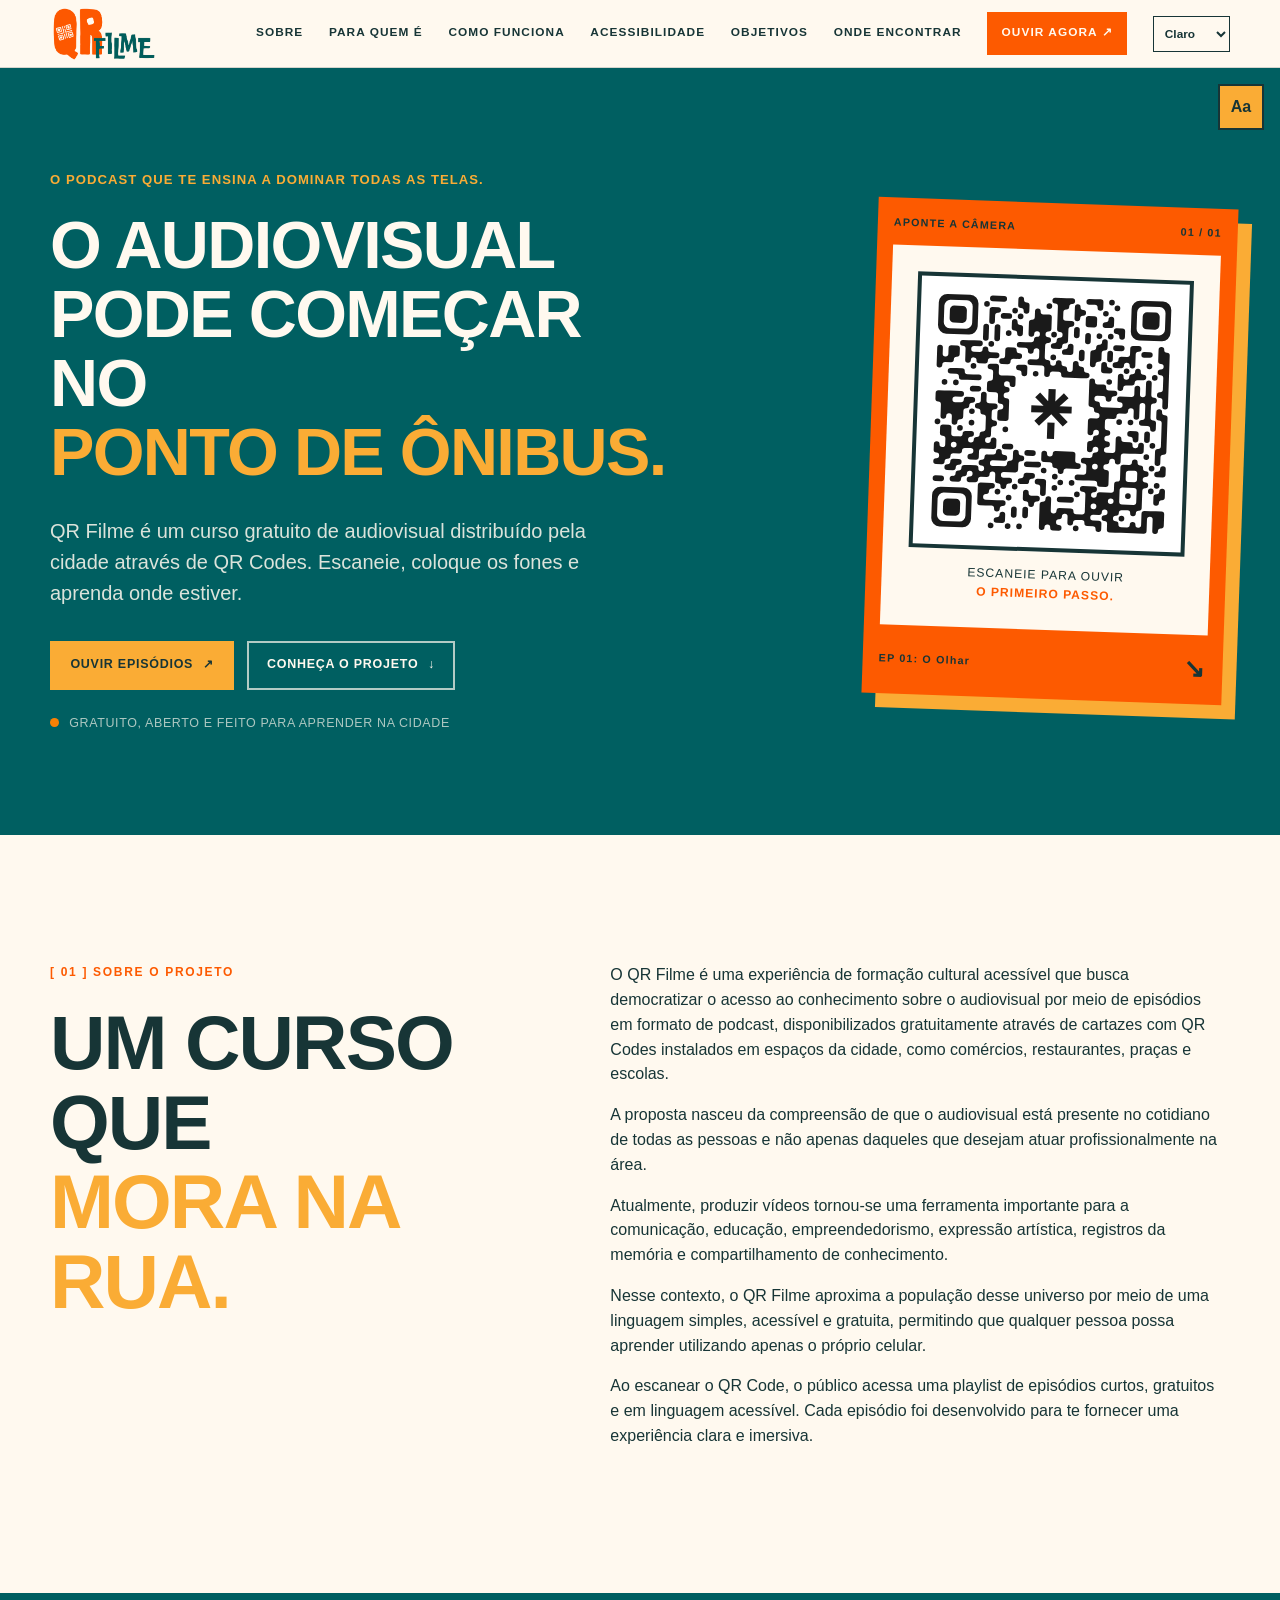
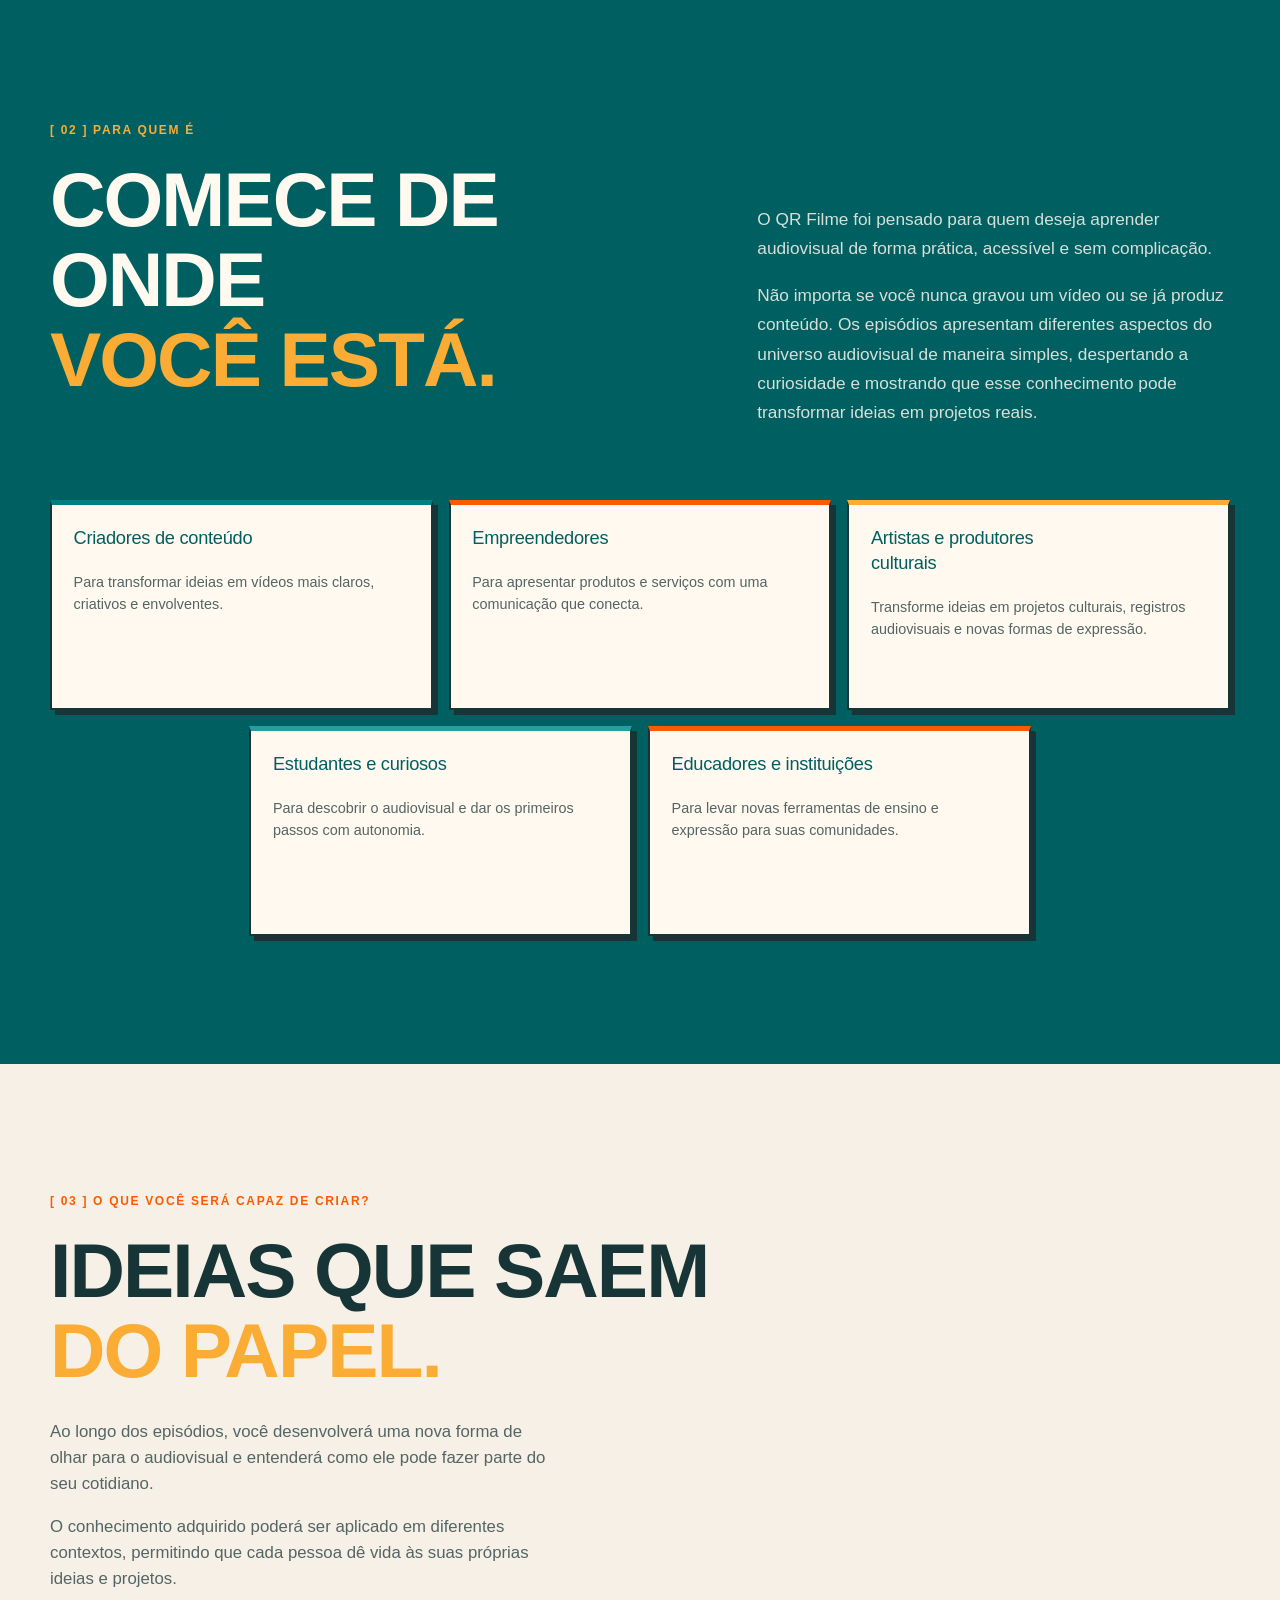
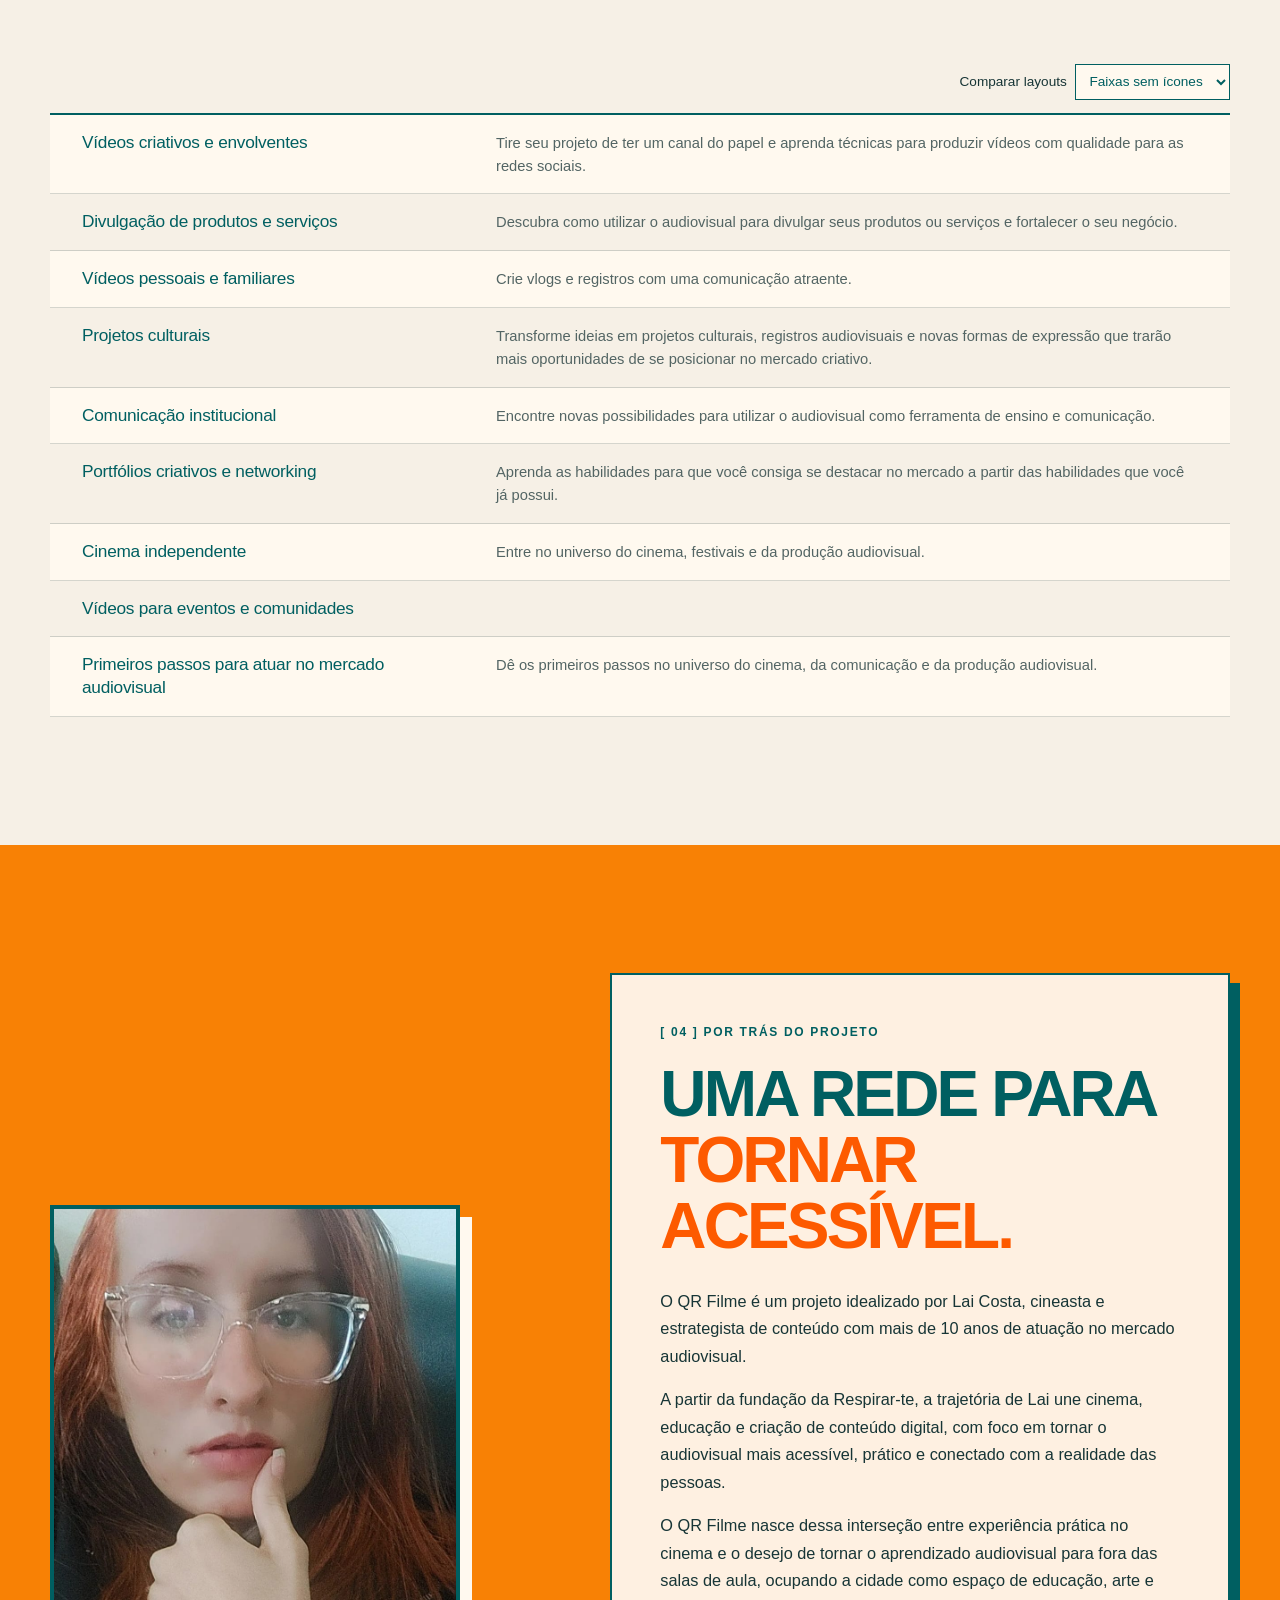
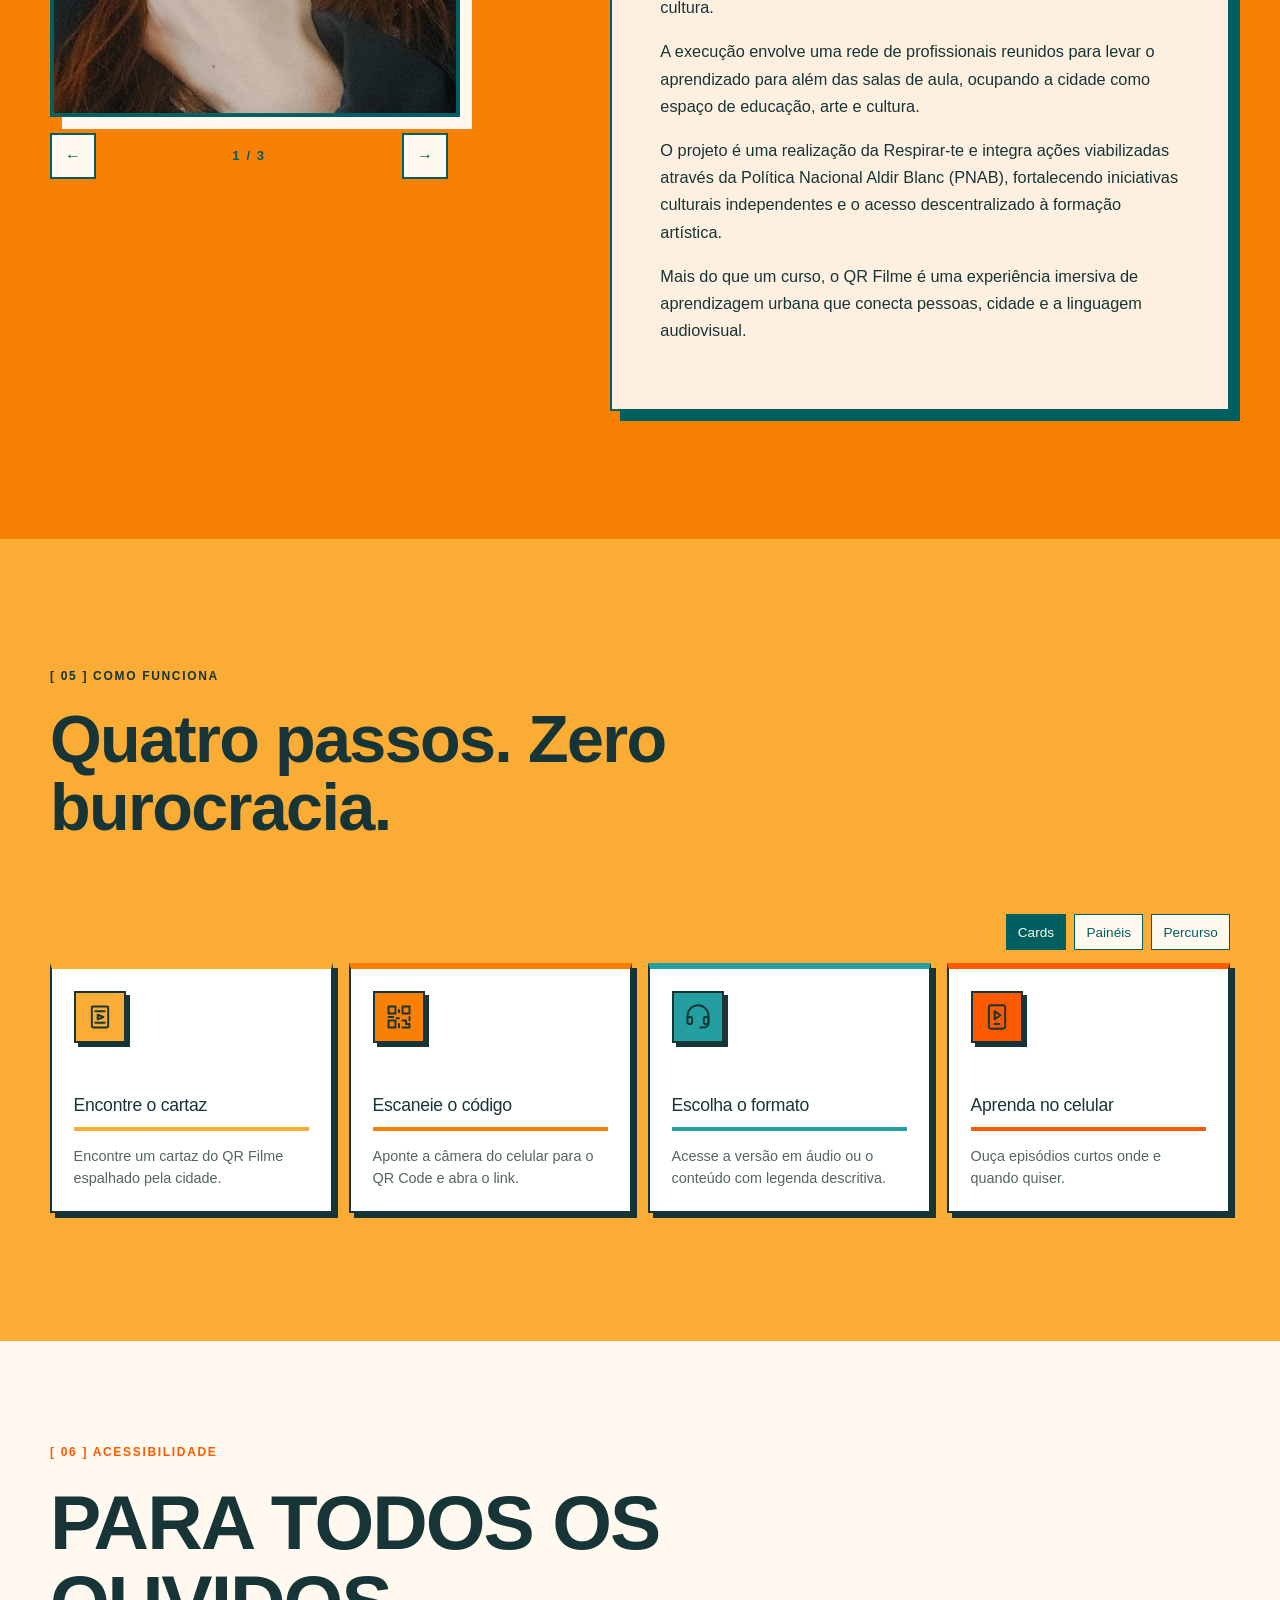
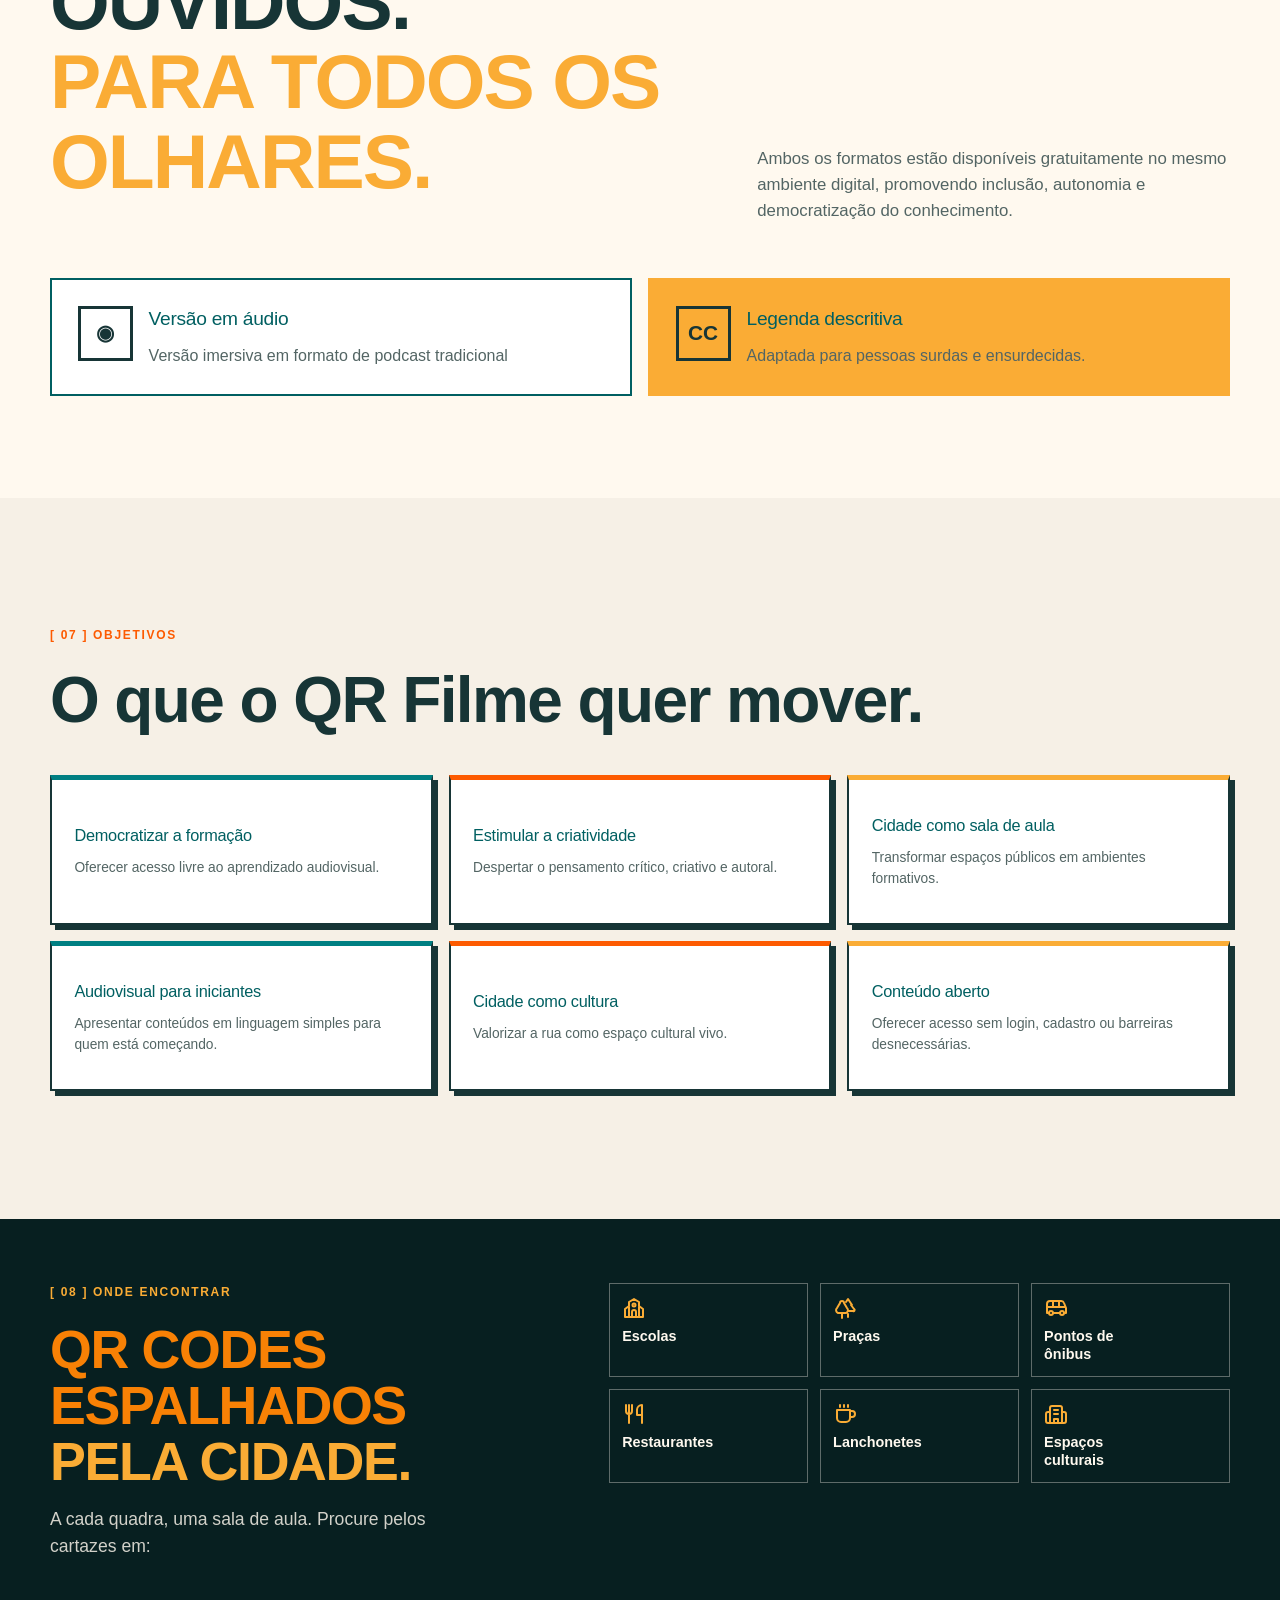
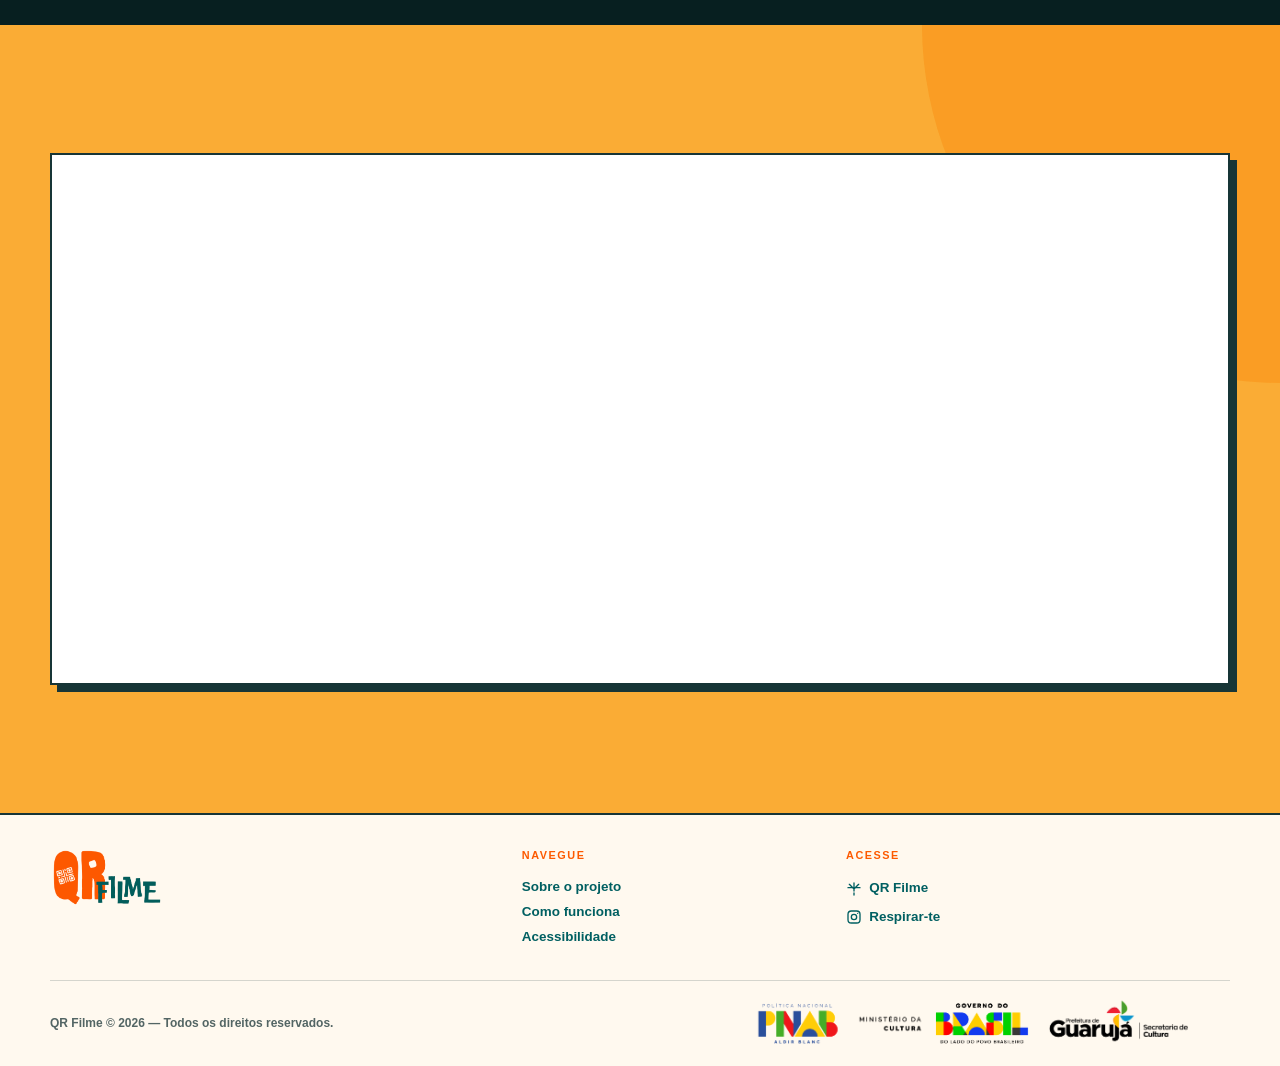
<file: index.html>
<!doctype html>
<html lang="pt-BR">
  <head>
    <meta charset="utf-8" />
    <meta name="viewport" content="width=device-width, initial-scale=1" />
    <title>QR Filme — O podcast que te ensina a dominar todas as telas</title>
    <meta
      name="description"
      content="Curso gratuito de audiovisual distribuído pela cidade através de QR Codes. Escaneie, coloque os fones e aprenda onde estiver."
    />
    <meta name="theme-color" content="#005f61" />
    <meta name="robots" content="index, follow" />
    <link
      rel="canonical"
      href="https://rizakhh.github.io/qrfilme/"
    />
    <meta property="og:type" content="website" />
    <meta property="og:locale" content="pt_BR" />
    <meta
      property="og:title"
      content="QR Filme — O podcast que te ensina a dominar todas as telas"
    />
    <meta
      property="og:description"
      content="Um curso gratuito de audiovisual que ocupa a cidade através de QR Codes."
    />
    <meta
      property="og:url"
      content="https://rizakhh.github.io/qrfilme/"
    />
    <meta
      property="og:image"
      content="https://rizakhh.github.io/qrfilme/img/logo.png"
    />
    <meta name="twitter:card" content="summary_large_image" />
    <meta
      name="twitter:title"
      content="QR Filme — O podcast que te ensina a dominar todas as telas"
    />
    <meta
      name="twitter:description"
      content="Um curso gratuito de audiovisual que ocupa a cidade através de QR Codes."
    />
    <link rel="icon" href="img/logo.png" type="image/png" />
    <link rel="stylesheet" href="styles.css" />
    <script type="application/ld+json">
      {
        "@context": "https://schema.org",
        "@type": "EducationalOrganization",
        "name": "QR Filme",
        "description": "Curso gratuito de audiovisual distribuído pela cidade através de QR Codes.",
        "url": "https://rizakhh.github.io/qrfilme/",
        "sameAs": [
          "https://linktr.ee/qrfilme",
          "https://instagram.com/canalrespirarte"
        ],
        "parentOrganization": { "@type": "Organization", "name": "Respirar-te" }
      }
    </script>
  </head>
  <body>
    <a class="skip-link" href="#conteudo">Pular para o conteúdo</a>

    <header class="site-header" id="inicio">
      <div class="container header-inner">
        <a class="brand" href="#inicio" aria-label="QR Filme — início">
          <img src="img/logo.png" alt="QR Filme" width="176" height="94" />
        </a>
        <button
          class="menu-toggle"
          type="button"
          aria-expanded="false"
          aria-controls="site-nav"
          aria-label="Abrir menu"
        >
          <span></span><span></span><span></span>
        </button>
        <nav class="site-nav" id="site-nav" aria-label="Navegação principal">
          <a href="#sobre">Sobre</a>
          <a href="#para-quem">Para quem é</a>
          <a href="#como-funciona">Como funciona</a>
          <a href="#acessibilidade">Acessibilidade</a>
          <a href="#objetivos">Objetivos</a>
          <a href="#onde-encontrar">Onde encontrar</a>
          <a
            class="nav-cta"
            href="https://linktr.ee/qrfilme"
            target="_blank"
            rel="noopener noreferrer"
            >Ouvir agora <span aria-hidden="true">↗</span></a
          >
          <select id="site-theme" class="theme-select" aria-label="Tema do site" hidden>
            <option value="light">Claro</option>
            <option value="dark">Escuro</option>
          </select>
        </nav>
      </div>
    </header>

    <aside class="font-settings" aria-label="Configuração de tipografia">
      <button
        class="font-settings-toggle"
        type="button"
        aria-expanded="false"
        aria-controls="font-settings-panel"
        title="Escolher fonte dos títulos"
      >
        <span aria-hidden="true">Aa</span>
        <span class="sr-only">Escolher fonte dos títulos</span>
      </button>
      <div class="font-settings-panel" id="font-settings-panel" hidden>
        <div class="font-settings-heading">
          <strong>Fonte dos títulos</strong>
          <button type="button" data-font-close aria-label="Fechar configurações">×</button>
        </div>
        <label for="font-choice">Escolha uma opção</label>
        <select id="font-choice" data-font-choice>
          <option value="arial">Arial (padrão)</option>
          <option value="impact">Impact editorial</option>
          <option value="arial-black">Arial Black</option>
          <option value="franklin">Franklin Gothic</option>
          <option value="century">Century Gothic</option>
          <option value="trebuchet">Trebuchet MS</option>
          <option value="verdana">Verdana</option>
          <option value="tahoma">Tahoma</option>
          <option value="segoe">Segoe UI</option>
          <option value="gill">Gill Sans</option>
          <option value="futura">Futura</option>
          <option value="avenir">Avenir Next</option>
          <option value="rockwell">Rockwell</option>
          <option value="cooper">Cooper Black</option>
          <option value="georgia">Georgia</option>
          <option value="baskerville">Baskerville</option>
          <option value="garamond">Garamond</option>
          <option value="palatino">Palatino</option>
          <option value="courier">Courier New</option>
          <option value="lucida">Lucida Sans</option>
          <option value="system">Sistema</option>
        </select>
        <p class="font-preview" aria-hidden="true">QR Filme</p>
        <button class="font-reset" type="button" data-font-reset>Restaurar padrão</button>
      </div>
    </aside>

    <main id="conteudo">
      <section class="hero" aria-labelledby="hero-title">
        <div class="hero-grid container">
          <div class="hero-copy">
            <p class="hero-slogan">
              O podcast que te ensina a dominar todas as telas.
            </p>
            <h1 id="hero-title">
              O audiovisual pode começar no <em>ponto de ônibus.</em>
            </h1>
            <p class="hero-lede">
              QR Filme é um curso gratuito de audiovisual distribuído pela
              cidade através de QR Codes. Escaneie, coloque os fones e aprenda
              onde estiver.
            </p>
            <div class="button-row">
              <a
                class="button button-sun"
                href="https://linktr.ee/qrfilme"
                target="_blank"
                rel="noopener noreferrer"
                >Ouvir episódios <span aria-hidden="true">↗</span></a
              >
              <a class="button button-ghost" href="#sobre"
                >Conheça o projeto <span aria-hidden="true">↓</span></a
              >
            </div>
            <p class="hero-note">
              <span class="dot" aria-hidden="true"></span> Gratuito, aberto e
              feito para aprender na cidade
            </p>
          </div>
          <div
            class="hero-signal"
            aria-label="Acesse o QR Filme pelo código QR"
          >
            <div class="signal-top">
              <span>APONTE A CÂMERA</span><span>01 / 01</span>
            </div>
            <div class="qr-panel">
              <div class="qr-frame">
                <img
                  src="img/qrfilme-qrcode.svg"
                  alt="QR Code para acessar o QR Filme no Linktree"
                  width="280"
                  height="280"
                />
              </div>
              <p>Escaneie para ouvir<br /><strong>o primeiro passo.</strong></p>
            </div>
            <div class="signal-bottom">
              <span>EP 01: O Olhar</span
              ><span class="signal-arrow" aria-hidden="true">↘</span>
            </div>
          </div>
        </div>
      </section>

      <section
        class="section section-about"
        id="sobre"
        aria-labelledby="sobre-title"
      >
        <div class="container about-grid">
          <div class="section-intro reveal">
            <p class="eyebrow">[ 01 ] Sobre o projeto</p>
            <h2 id="sobre-title">Um curso que<br /><em>mora na rua.</em></h2>
          </div>
          <div class="about-copy reveal">
            <p>
              O QR Filme é uma experiência de formação cultural acessível que
              busca democratizar o acesso ao conhecimento sobre o audiovisual
              por meio de episódios em formato de podcast, disponibilizados
              gratuitamente através de cartazes com QR Codes instalados em espaços da cidade,
              como comércios, restaurantes, praças e escolas.
            </p>
            <p>
              A proposta nasceu da compreensão de que o audiovisual está presente no
              cotidiano de todas as pessoas e não apenas daqueles que desejam atuar
              profissionalmente na área.
            </p>
            <p>
              Atualmente, produzir vídeos tornou-se uma ferramenta importante para a
              comunicação, educação, empreendedorismo, expressão artística, registros
              da memória e compartilhamento de conhecimento.
            </p>
            <p>
              Nesse contexto, o QR Filme aproxima a população desse universo por meio
              de uma linguagem simples, acessível e gratuita, permitindo que qualquer
              pessoa possa aprender utilizando apenas o próprio celular.
            </p>
            <p>
              Ao escanear o QR Code, o público acessa uma playlist de episódios curtos,
              gratuitos e em linguagem acessível. Cada episódio foi desenvolvido
              para te fornecer uma experiência clara e imersiva.
            </p>
          </div>
        </div>
      </section>

      <section
        class="section section-audience section-dark"
        id="para-quem"
        aria-labelledby="para-quem-title"
      >
        <div class="container">
          <div class="section-heading split-heading reveal">
            <div>
              <p class="eyebrow eyebrow-light">[ 02 ] Para quem é</p>
              <h2 id="para-quem-title">
                Comece de onde<br /><em>você está.</em>
              </h2>
            </div>
            <div class="audience-intro">
              <p>O QR Filme foi pensado para quem deseja aprender audiovisual de forma prática, acessível e sem complicação.</p>
              <p>Não importa se você nunca gravou um vídeo ou se já produz conteúdo. Os episódios apresentam diferentes aspectos do universo audiovisual de maneira simples, despertando a curiosidade e mostrando que esse conhecimento pode transformar ideias em projetos reais.</p>
            </div>
          </div>
          <ul class="card-grid audience-grid">
            <li class="info-card reveal">
              <h3>Criadores de conteúdo</h3>
              <p>
                Para transformar ideias em vídeos mais claros, criativos e
                envolventes.
              </p>
            </li>
            <li class="info-card reveal">
              <h3>Empreendedores</h3>
              <p>
                Para apresentar produtos e serviços com uma comunicação que
                conecta.
              </p>
            </li>
            <li class="info-card reveal">
              <h3>Artistas e produtores culturais</h3>
              <p>
                Transforme ideias em projetos culturais, registros audiovisuais e
                novas formas de expressão.
              </p>
            </li>
            <li class="info-card reveal">
              <h3>Estudantes e curiosos</h3>
              <p>
                Para descobrir o audiovisual e dar os primeiros passos com
                autonomia.
              </p>
            </li>
            <li class="info-card reveal">
              <h3>Educadores e instituições</h3>
              <p>
                Para levar novas ferramentas de ensino e expressão para suas
                comunidades.
              </p>
            </li>
          </ul>
        </div>
      </section>

      <section
        class="section section-create"
        id="criar"
        aria-labelledby="criar-title"
      >
        <div class="container">
          <div class="section-heading reveal">
            <p class="eyebrow">[ 03 ] O que você será capaz de criar?</p>
            <h2 id="criar-title">Ideias que saem<br /><em>do papel.</em></h2>
            <p>
              Ao longo dos episódios, você desenvolverá uma nova forma de olhar
              para o audiovisual e entenderá como ele pode fazer parte do seu cotidiano.
            </p>
            <p>
              O conhecimento adquirido poderá ser aplicado em diferentes contextos,
              permitindo que cada pessoa dê vida às suas próprias ideias e projetos.
            </p>
          </div>
          <div class="possibility-toolbar" hidden>
            <label for="possibility-layout">Comparar layouts</label>
            <select id="possibility-layout" aria-controls="possibility-grid">
              <option value="rows">Faixas sem ícones</option>
              <option value="visual">Cards com ícones</option>
              <option value="original">Grade original</option>
            </select>
          </div>
          <div id="possibility-grid" class="possibility-grid" data-layout="rows">
            <article class="possibility reveal">
              <svg class="possibility-icon" viewBox="0 0 24 24" aria-hidden="true" focusable="false">
                <path d="M3 5h18v14H3z M10 9l5 3-5 3z" />
              </svg>
              <h3>Vídeos criativos e envolventes</h3>
              <p>Tire seu projeto de ter um canal do papel e aprenda técnicas para produzir vídeos com qualidade para as redes sociais.</p>
            </article>
            <article class="possibility reveal">
              <svg class="possibility-icon" viewBox="0 0 24 24" aria-hidden="true" focusable="false">
                <path d="M3 9h5l10-5v16l-10-5H3z M6 15l2 5h3l-2-5" />
              </svg>
              <h3>Divulgação de produtos e serviços</h3>
              <p>Descubra como utilizar o audiovisual para divulgar seus produtos ou serviços e fortalecer o seu negócio.</p>
            </article>
            <article class="possibility reveal">
              <svg class="possibility-icon" viewBox="0 0 24 24" aria-hidden="true" focusable="false">
                <path d="M3 7h5l2-3h4l2 3h5v13H3z M15 13a3 3 0 1 0-6 0 3 3 0 0 0 6 0" />
              </svg>
              <h3>Vídeos pessoais e familiares</h3>
              <p>Crie vlogs e registros com uma comunicação atraente.</p>
            </article>
            <article class="possibility reveal">
              <svg class="possibility-icon" viewBox="0 0 24 24" aria-hidden="true" focusable="false">
                <path d="M3 9l9-6 9 6 M5 10v9m5-9v9m4-9v9m5-9v9M3 21h18" />
              </svg>
              <h3>Projetos culturais</h3>
              <p>Transforme ideias em projetos culturais, registros audiovisuais e novas formas de expressão que trarão mais oportunidades de se posicionar no mercado criativo.</p>
            </article>
            <article class="possibility reveal">
              <svg class="possibility-icon" viewBox="0 0 24 24" aria-hidden="true" focusable="false">
                <path d="M3 4h18v12H9l-6 4z M7 8h10m-10 4h7" />
              </svg>
              <h3>Comunicação institucional</h3>
              <p>Encontre novas possibilidades para utilizar o audiovisual como ferramenta de ensino e comunicação.</p>
            </article>
            <article class="possibility reveal">
              <svg class="possibility-icon" viewBox="0 0 24 24" aria-hidden="true" focusable="false">
                <path d="M3 7h18v13H3z M8 7V4h8v3M3 12h18m-11 0v3h4v-3" />
              </svg>
              <h3>Portfólios criativos e networking</h3>
              <p>Aprenda as habilidades para que você consiga se destacar no mercado a partir das habilidades que você já possui.</p>
            </article>
            <article class="possibility reveal">
              <svg class="possibility-icon" viewBox="0 0 24 24" aria-hidden="true" focusable="false">
                <path d="M3 10h18v10H3z M3 10l-1-5 18-3 1 5z M7 4l4 4m3-5 4 4" />
              </svg>
              <h3>Cinema independente</h3>
              <p>Entre no universo do cinema, festivais e da produção audiovisual.</p>
            </article>
            <article class="possibility reveal">
              <svg class="possibility-icon" viewBox="0 0 24 24" aria-hidden="true" focusable="false">
                <path d="M3 6h18v15H3z M7 3v6m10-6v6M3 11h18m-12 5h6" />
              </svg>
              <h3>Vídeos para eventos e comunidades</h3>
            </article>
            <article class="possibility reveal">
              <svg class="possibility-icon" viewBox="0 0 24 24" aria-hidden="true" focusable="false">
                <path d="M3 20h5v-5h5v-5h5V5h3 M17 5h4v4" />
              </svg>
              <h3>Primeiros passos para atuar no mercado audiovisual</h3>
              <p>Dê os primeiros passos no universo do cinema, da comunicação e da produção audiovisual.</p>
            </article>
          </div>
        </div>
      </section>

      <section
        class="section section-story section-orange"
        id="por-tras"
        aria-labelledby="por-tras-title"
      >
        <div class="container story-grid">
          <div
            class="portrait-carousel reveal"
            data-carousel
            aria-label="Fotos de Lai Costa"
            aria-roledescription="carrossel"
          >
            <div class="portrait-viewport">
              <figure
                class="portrait-slide"
                data-slide
                aria-label="Foto 1 de 3"
              >
                <img
                  src="img/lai1.jpg"
                  alt="Retrato de Lai Costa usando óculos"
                  width="899"
                  height="1599"
                  loading="lazy"
                />
              </figure>
              <figure
                class="portrait-slide"
                data-slide
                aria-label="Foto 2 de 3"
                hidden
              >
                <img
                  src="img/lai2.jpg"
                  alt="Retrato de Lai Costa"
                  width="899"
                  height="1599"
                  loading="lazy"
                />
              </figure>
              <figure
                class="portrait-slide"
                data-slide
                aria-label="Foto 3 de 3"
                hidden
              >
                <img
                  src="img/lai3.jpg"
                  alt="Lai Costa sorrindo e fazendo sinal positivo"
                  width="896"
                  height="1592"
                  loading="lazy"
                />
              </figure>
            </div>
            <div class="portrait-controls">
              <button
                type="button"
                data-carousel-prev
                aria-label="Foto anterior"
              >
                ←
              </button>
              <p aria-live="polite"><span data-carousel-current>1</span> / 3</p>
              <button
                type="button"
                data-carousel-next
                aria-label="Próxima foto"
              >
                →
              </button>
            </div>
          </div>
          <div class="story-copy reveal">
            <p class="eyebrow eyebrow-dark">[ 04 ] Por trás do projeto</p>
            <h2 id="por-tras-title">
              Uma rede para<br /><em>tornar acessível.</em>
            </h2>
            <p>
              O QR Filme é um projeto idealizado por Lai Costa, cineasta e
              estrategista de conteúdo com mais de 10 anos de atuação no mercado
              audiovisual.
            </p>
            <p>
              A partir da fundação da Respirar-te, a trajetória de Lai une
              cinema, educação e criação de conteúdo digital, com foco em
              tornar o audiovisual mais acessível, prático e conectado com a
              realidade das pessoas.
            </p>
            <p>
              O QR Filme nasce dessa interseção entre experiência prática no
              cinema e o desejo de tornar o aprendizado audiovisual para fora
              das salas de aula, ocupando a cidade como espaço de educação,
              arte e cultura.
            </p>
            <p>
              A execução envolve uma rede de profissionais reunidos para levar o
              aprendizado para além das salas de aula, ocupando a cidade como
              espaço de educação, arte e cultura.
            </p>
            <p>
              O projeto é uma realização da Respirar-te e integra ações
              viabilizadas através da Política Nacional Aldir Blanc (PNAB),
              fortalecendo iniciativas culturais independentes e o acesso
              descentralizado à formação artística.
            </p>
            <p>
              Mais do que um curso, o QR Filme é uma experiência imersiva de
              aprendizagem urbana que conecta pessoas, cidade e a linguagem
              audiovisual.
            </p>
          </div>
        </div>
      </section>

      <section
        class="section section-steps"
        id="como-funciona"
        aria-labelledby="como-title"
      >
        <div class="container">
          <div class="section-heading reveal">
            <p class="eyebrow">[ 05 ] Como funciona</p>
            <h2 id="como-title">Quatro passos. Zero burocracia.</h2>
          </div>
          <div class="possibility-toolbar steps-toolbar" role="group" aria-label="Comparar layouts de Como funciona" hidden>
            <button type="button" data-steps-layout="cards" aria-controls="steps-grid" aria-pressed="true">Cards</button>
            <button type="button" data-steps-layout="tiles" aria-controls="steps-grid" aria-pressed="false">Painéis</button>
            <button type="button" data-steps-layout="timeline" aria-controls="steps-grid" aria-pressed="false">Percurso</button>
          </div>
          <ol id="steps-grid" class="steps-grid" data-layout="cards" role="list">
            <li class="step reveal">
              <div class="step-meta">
                <svg class="step-icon" viewBox="0 0 24 24" aria-hidden="true" focusable="false">
                  <rect x="5" y="3" width="14" height="18" rx="1" />
                  <path d="M8 7h8m-8 10h8m-6-7 5 2-5 2z" />
                </svg>
              </div>
              <div>
                <h3>Encontre o cartaz</h3>
                <p>Encontre um cartaz do QR Filme espalhado pela cidade.</p>
              </div>
            </li>
            <li class="step reveal">
              <div class="step-meta">
                <svg class="step-icon" viewBox="0 0 24 24" aria-hidden="true" focusable="false">
                  <path d="M3 3h6v6H3zM15 3h6v6h-6zM3 15h6v6H3zM15 15h3v3h3v3h-6m6-9v3M12 6v2m0 5h-2m-7-1h4m5 6v3" />
                </svg>
              </div>
              <div>
                <h3>Escaneie o código</h3>
                <p>Aponte a câmera do celular para o QR Code e abra o link.</p>
              </div>
            </li>
            <li class="step reveal">
              <div class="step-meta">
                <svg class="step-icon" viewBox="0 0 24 24" aria-hidden="true" focusable="false">
                  <path d="M3 13v-2a9 9 0 0 1 18 0v6a4 4 0 0 1-4 4h-3" />
                  <rect x="3" y="12" width="4" height="6" rx="1.5" />
                  <rect x="17" y="12" width="4" height="6" rx="1.5" />
                </svg>
              </div>
              <div>
                <h3>Escolha o formato</h3>
                <p>
                  Acesse a versão em áudio ou o conteúdo com legenda descritiva.
                </p>
              </div>
            </li>
            <li class="step reveal">
              <div class="step-meta">
                <svg class="step-icon" viewBox="0 0 24 24" aria-hidden="true" focusable="false">
                  <rect x="5" y="2" width="14" height="20" rx="2" />
                  <path d="m10 7 5 3.5-5 3.5zM10 18h4" />
                </svg>
              </div>
              <div>
                <h3>Aprenda no celular</h3>
                <p>Ouça episódios curtos onde e quando quiser.</p>
              </div>
            </li>
          </ol>
        </div>
      </section>

      <section
        class="section section-access"
        id="acessibilidade"
        aria-labelledby="access-title"
      >
        <div class="container">
          <div class="section-heading split-heading reveal">
            <div>
              <p class="eyebrow">[ 06 ] Acessibilidade</p>
              <h2 id="access-title">
                Para todos os ouvidos.<br /><em>Para todos os olhares.</em>
              </h2>
            </div>
            <p>
              Ambos os formatos estão disponíveis gratuitamente no mesmo ambiente
              digital, promovendo inclusão, autonomia e democratização do
              conhecimento.
            </p>
          </div>
          <div class="access-grid">
            <article class="access-card reveal">
              <span class="access-symbol" aria-hidden="true">◉</span>
              <div>
                <h3>Versão em áudio</h3>
                <p>Versão imersiva em formato de podcast tradicional</p>
              </div>
            </article>
            <article class="access-card reveal">
              <span class="access-symbol" aria-hidden="true">CC</span>
              <div>
                <h3>Legenda descritiva</h3>
                <p>Adaptada para pessoas surdas e ensurdecidas.</p>
              </div>
            </article>
          </div>
        </div>
      </section>

      <section
        class="section section-objectives"
        id="objetivos"
        aria-labelledby="objectives-title"
      >
        <div class="container">
          <div class="section-heading reveal">
            <p class="eyebrow">[ 07 ] Objetivos</p>
            <h2 id="objectives-title">O que o QR Filme quer mover.</h2>
          </div>
          <div class="objectives-grid">
            <article class="objective reveal">
              <div>
                <h3>Democratizar a formação</h3>
                <p>Oferecer acesso livre ao aprendizado audiovisual.</p>
              </div>
            </article>
            <article class="objective reveal">
              <div>
                <h3>Estimular a criatividade</h3>
                <p>Despertar o pensamento crítico, criativo e autoral.</p>
              </div>
            </article>
            <article class="objective reveal">
              <div>
                <h3>Cidade como sala de aula</h3>
                <p>Transformar espaços públicos em ambientes formativos.</p>
              </div>
            </article>
            <article class="objective reveal">
              <div>
                <h3>Audiovisual para iniciantes</h3>
                <p>
                  Apresentar conteúdos em linguagem simples para quem está
                  começando.
                </p>
              </div>
            </article>
            <article class="objective reveal">
              <div>
                <h3>Cidade como cultura</h3>
                <p>Valorizar a rua como espaço cultural vivo.</p>
              </div>
            </article>
            <article class="objective reveal">
              <div>
                <h3>Conteúdo aberto</h3>
                <p>
                  Oferecer acesso sem login, cadastro ou barreiras
                  desnecessárias.
                </p>
              </div>
            </article>
          </div>
        </div>
      </section>

      <section
        class="section section-locations section-dark"
        id="onde-encontrar"
        aria-labelledby="locations-title"
      >
        <div class="container locations-inner">
          <div class="reveal">
            <p class="eyebrow eyebrow-light">[ 08 ] Onde encontrar</p>
            <h2 id="locations-title">
              QR Codes espalhados<br /><em>pela cidade.</em>
            </h2>
            <p>A cada quadra, uma sala de aula. Procure pelos cartazes em:</p>
          </div>
          <ul class="location-list reveal">
            <li>
              <svg class="location-icon" viewBox="0 0 24 24" aria-hidden="true" focusable="false">
                <path d="M3 21v-8l4-3m10 0 4 3v8H3M7 21V6l5-3 5 3v15m-7 0v-5a2 2 0 0 1 4 0v5"/><circle cx="12" cy="9" r="1.5"/>
              </svg>
              <strong>Escolas</strong>
            </li>
            <li>
              <svg class="location-icon" viewBox="0 0 24 24" aria-hidden="true" focusable="false">
                <path d="M9 22v-4m-4-1a3 3 0 0 1-1-5l3-5a2 2 0 0 1 4 0l3 5a3 3 0 0 1-1 5H5Zm10 4v-3m1-3h4a1 1 0 0 0 1-2l-3-4h1l-4-6-2 3"/>
              </svg>
              <strong>Praças</strong>
            </li>
            <li>
              <svg class="location-icon" viewBox="0 0 24 24" aria-hidden="true" focusable="false">
                <path d="M5 17H3V8a3 3 0 0 1 3-3h11a3 3 0 0 1 3 2l2 5v5h-2M9 17h7M3 11h18M9 5v6m6-6v6"/><circle cx="7" cy="17" r="2"/><circle cx="18" cy="17" r="2"/>
              </svg>
              <strong>Pontos de ônibus</strong>
            </li>
            <li>
              <svg class="location-icon" viewBox="0 0 24 24" aria-hidden="true" focusable="false">
                <path d="M4 3v6a3 3 0 0 0 6 0V3M7 3v18M20 3a5 5 0 0 0-5 5v5h5m0-10v18"/>
              </svg>
              <strong>Restaurantes</strong>
            </li>
            <li>
              <svg class="location-icon" viewBox="0 0 24 24" aria-hidden="true" focusable="false">
                <path d="M4 8h13v8a4 4 0 0 1-4 4H8a4 4 0 0 1-4-4V8Zm13 1h2a3 3 0 0 1 0 6h-2M7 3v2m4-2v2m4-2v2"/>
              </svg>
              <strong>Lanchonetes</strong>
            </li>
            <li>
              <svg class="location-icon" viewBox="0 0 24 24" aria-hidden="true" focusable="false">
                <path d="M6 21V6a2 2 0 0 1 2-2h8a2 2 0 0 1 2 2v15M6 10H4a2 2 0 0 0-2 2v7a2 2 0 0 0 2 2h16a2 2 0 0 0 2-2v-7a2 2 0 0 0-2-2h-2m-8 11v-4h4v4M10 8h4m-4 4h4"/>
              </svg>
              <strong>Espaços culturais</strong>
            </li>
          </ul>
        </div>
      </section>

      <section class="final-call" id="ouvir" aria-labelledby="final-title">
        <div class="container final-grid">
          <div class="final-copy reveal">
            <p class="final-tag">Última chamada</p>
            <h2 id="final-title">
              Uma cidade cheia de histórias merece mais criadores.
            </h2>
            <p>Escaneie o QR Code e faça parte dessa experiência.</p>
            <div class="button-row">
              <a
                class="button button-dark"
                href="https://linktr.ee/qrfilme"
                target="_blank"
                rel="noopener noreferrer"
                >Ouvir agora <span aria-hidden="true">↗</span></a
              ><button
                class="button button-outline-dark"
                type="button"
                id="share-button"
              >
                Compartilhar
                <svg class="share-icon" viewBox="0 0 24 24" aria-hidden="true" focusable="false">
                  <path d="m8.6 10.5 6.8-4m-6.8 7 6.8 4" />
                  <circle cx="6" cy="12" r="3" />
                  <circle cx="18" cy="5" r="3" />
                  <circle cx="18" cy="19" r="3" />
                </svg>
              </button>
            </div>
            <p
              class="share-status"
              id="share-status"
              role="status"
              aria-live="polite"
            ></p>
          </div>
          <div class="final-qr reveal">
            <img
              src="img/qrfilme-qrcode.svg"
              alt="QR Code para acessar o QR Filme no Linktree"
              width="230"
              height="230"
              loading="lazy"
            /><span>ESCANEIE E COMECE</span>
          </div>
        </div>
      </section>
    </main>

    <a
      class="mobile-listen"
      href="https://linktr.ee/qrfilme"
      target="_blank"
      rel="noopener noreferrer"
      >Ouvir agora <span aria-hidden="true">↗</span></a
    >

    <footer class="site-footer">
      <div class="container footer-main">
        <a
          class="footer-brand"
          href="#inicio"
          aria-label="Voltar ao início do QR Filme"
          ><img src="img/logo.png" alt="QR Filme" width="160" height="86"
        /></a>
        <div class="footer-links">
          <p class="footer-label">Navegue</p>
          <a href="#sobre">Sobre o projeto</a
          ><a href="#como-funciona">Como funciona</a
          ><a href="#acessibilidade">Acessibilidade</a>
        </div>
        <div class="footer-links">
          <p class="footer-label">Acesse</p>
          <a
            href="https://linktr.ee/qrfilme"
            target="_blank"
            rel="noopener noreferrer"
            class="footer-social"
            aria-label="QR Filme no Linktree"
            ><svg viewBox="0 0 24 24" aria-hidden="true" focusable="false">
              <path d="M12 3v12M5 5l7 7 7-7M3 10h18M12 18v3" />
            </svg> QR Filme</a
          ><a
            href="https://instagram.com/canalrespirarte"
            target="_blank"
            rel="noopener noreferrer"
            class="footer-social"
            aria-label="Respirar-te no Instagram"
            ><svg viewBox="0 0 24 24" aria-hidden="true" focusable="false">
              <rect x="3" y="3" width="18" height="18" rx="5" />
              <circle cx="12" cy="12" r="4" />
              <circle cx="17.5" cy="6.5" r="1" fill="currentColor" stroke="none" />
            </svg> Respirar-te</a
          >
        </div>
      </div>
      <div class="container footer-bottom">
        <p>
          QR Filme © <time datetime="2026">2026</time> — Todos os direitos
          reservados.
        </p>
        <img
          src="img/logospnab.PNG"
          alt="Logos da PNAB, Ministério da Cultura, Governo do Brasil, Prefeitura de Guarujá e Secretaria de Cultura"
          width="900"
          height="106"
          loading="lazy"
        />
      </div>
    </footer>
    <script src="script.js" defer></script>
  </body>
</html>
</file>
<file: styles.css>
/* QR FILME — identidade editorial, urbana e acessível */

:root {
  --teal-deep: #005f61;
  --teal: #007f82;
  --teal-light: #249fa1;
  --orange-deep: #fd5a00;
  --orange: #f88105;
  --yellow: #faac35;
  --cream: #fff9ef;
  --paper: #f6f0e6;
  --ink: #173536;
  --muted: #536564;
  --white: #fff;
  --focus: #ffe178;
  --line: rgba(23, 53, 54, .18);
  --display-font: Arial, sans-serif;
  --body-font: Arial, Helvetica, sans-serif;
  --container: 1180px;
  --header-height: 68px;
  --gutter: clamp(1.25rem, 3.2vw, 3.5rem);
  --ease: 180ms ease;
}

* { box-sizing: border-box; }
html { scroll-behavior: smooth; }
body { margin: 0; background: var(--cream); color: var(--ink); font-family: var(--body-font); line-height: 1.55; overflow-x: hidden; }
section[id] { scroll-margin-top: calc(var(--header-height) + 1rem); }
img { display: block; max-width: 100%; height: auto; }
a { color: inherit; }
button, a { -webkit-tap-highlight-color: transparent; }
button { font: inherit; }
:focus-visible { outline: 3px solid var(--focus); outline-offset: 4px; }

.container { width: min(var(--container), calc(100% - (var(--gutter) * 2))); margin-inline: auto; }
.skip-link { position: fixed; z-index: 100; top: .75rem; left: .75rem; transform: translateY(-150%); padding: .75rem 1rem; background: var(--yellow); color: var(--ink); font-weight: 700; text-decoration: none; transition: transform var(--ease); }
.skip-link:focus { transform: translateY(0); }
.sr-only { position: absolute; width: 1px; height: 1px; padding: 0; margin: -1px; overflow: hidden; clip: rect(0, 0, 0, 0); white-space: nowrap; border: 0; }

/* Font settings */
.font-settings { position: fixed; z-index: 35; top: calc(var(--header-height) + 1rem); right: 1rem; }
.font-settings-toggle { display: grid; width: 46px; height: 46px; place-items: center; border: 2px solid var(--ink); background: var(--yellow); color: var(--ink); box-shadow: 4px 4px 0 var(--teal-deep); font-weight: 900; cursor: pointer; }
.font-settings-toggle:hover { background: var(--orange); }
.font-settings-panel { position: absolute; top: calc(100% + .8rem); right: 0; width: min(300px, calc(100vw - 2rem)); padding: 1rem; border: 2px solid var(--ink); background: var(--cream); box-shadow: 7px 7px 0 var(--teal-deep); }
.font-settings-heading { display: flex; align-items: center; justify-content: space-between; gap: 1rem; margin-bottom: .9rem; }
.font-settings-heading strong { color: var(--teal-deep); font-size: .9rem; letter-spacing: .05em; text-transform: uppercase; }
.font-settings-heading button { width: 32px; height: 32px; border: 1px solid var(--ink); background: var(--paper); color: var(--ink); font-size: 1.2rem; cursor: pointer; }
.font-settings-panel label { display: block; margin-bottom: .4rem; color: var(--muted); font-size: .78rem; font-weight: 700; }
.font-settings-panel select { width: 100%; min-height: 44px; padding: .6rem .75rem; border: 2px solid var(--teal-deep); background: var(--paper); color: var(--ink); font: inherit; }
.font-preview { margin: .75rem 0 0; padding: .8rem; background: var(--yellow); color: var(--ink); font-family: var(--display-font); font-size: 1.6rem; font-weight: 900; line-height: 1; text-align: center; }
.font-reset { width: 100%; min-height: 40px; margin-top: .75rem; border: 0; background: var(--teal-deep); color: var(--cream); font-size: .72rem; font-weight: 900; letter-spacing: .06em; text-transform: uppercase; cursor: pointer; }

/* Header */
.site-header { position: sticky; z-index: 20; top: 0; height: var(--header-height); background: var(--cream); border-bottom: 1px solid var(--line); }
.header-inner { height: 100%; display: flex; align-items: center; justify-content: space-between; gap: 2rem; }
.brand { width: 150px; flex: 0 0 150px; display: block; }
.brand img { width: 150px; height: 58px; object-fit: contain; object-position: left center; mix-blend-mode: multiply; }
.site-nav { display: flex; align-items: center; gap: clamp(.8rem, 2vw, 1.75rem); font-size: .74rem; font-weight: 800; letter-spacing: .09em; text-transform: uppercase; }
.site-nav a { text-decoration: none; border-bottom: 2px solid transparent; transition: color var(--ease), border-color var(--ease); }
.theme-select { min-height: 36px; padding: .3rem .45rem; border: 1px solid currentColor; background: var(--cream); color: var(--ink); font: inherit; cursor: pointer; }
.theme-select:focus-visible { outline-color: currentColor; }
.site-nav a:hover { color: var(--orange-deep); border-color: currentColor; }
.site-nav .nav-cta { padding: .7rem .9rem; background: var(--orange-deep); color: var(--cream); border-color: var(--orange-deep); }
.site-nav .nav-cta:hover { background: var(--teal-deep); border-color: var(--teal-deep); color: var(--yellow); }
.menu-toggle { display: none; width: 44px; height: 44px; padding: .65rem; border: 2px solid var(--teal-deep); background: transparent; color: var(--teal-deep); cursor: pointer; }
.menu-toggle span { display: block; width: 100%; height: 2px; margin: 4px 0; background: currentColor; transition: transform var(--ease), opacity var(--ease); }
.menu-toggle[aria-expanded="true"] span:nth-child(1) { transform: translateY(6px) rotate(45deg); }
.menu-toggle[aria-expanded="true"] span:nth-child(2) { opacity: 0; }
.menu-toggle[aria-expanded="true"] span:nth-child(3) { transform: translateY(-6px) rotate(-45deg); }

/* Shared visual language */
.section { padding: clamp(5.5rem, 10vw, 9rem) 0; }
.eyebrow { margin: 0 0 1.3rem; color: var(--orange-deep); font-size: .75rem; font-weight: 900; letter-spacing: .14em; text-transform: uppercase; }
.eyebrow-light { color: var(--yellow); }
.eyebrow-dark { color: var(--teal-deep); }
h1, h2, h3, p { margin-top: 0; }
h1, h2 { font-family: var(--display-font); font-weight: 700; letter-spacing: -.025em; line-height: 1.04; text-transform: uppercase; }
h3 { font-family: var(--display-font); font-weight: 800; letter-spacing: -.015em; line-height: 1.25; }
h1 em, h2 em { color: var(--yellow); font-style: normal; }
h2 { margin-bottom: 1.75rem; font-size: clamp(2.8rem, 6vw, 5.8rem); }
h3 { line-height: 1.1; }
.section-heading { max-width: 720px; margin-bottom: clamp(2.5rem, 6vw, 4.5rem); }
.section-heading > p:last-child, .split-heading > p { max-width: 510px; color: var(--muted); font-size: 1.05rem; }
.section-dark { background: var(--teal-deep); color: var(--cream); }
.section-dark h2 { color: var(--cream); }
.section-dark h2 em, .final-call h2 em { color: var(--yellow); }
.button-row { display: flex; flex-wrap: wrap; gap: .8rem; align-items: center; }
.button { display: inline-flex; min-height: 48px; align-items: center; justify-content: center; gap: .6rem; padding: .8rem 1.15rem; border: 2px solid transparent; font-size: .78rem; font-weight: 900; letter-spacing: .06em; text-transform: uppercase; text-decoration: none; cursor: pointer; transition: transform var(--ease), background var(--ease), color var(--ease), border-color var(--ease); }
.button:hover { transform: translateY(-3px); }
.button-sun { background: var(--yellow); color: var(--ink); }
.button-sun:hover { background: var(--orange); color: var(--ink); }
.button-ghost { border-color: rgba(255,249,239,.7); color: var(--cream); }
.button-ghost:hover { border-color: var(--yellow); color: var(--yellow); }
.button-outline-light { border-color: rgba(255,249,239,.7); color: var(--cream); background: transparent; }
.button-outline-light:hover { border-color: var(--yellow); color: var(--yellow); }
.button-dark { background: var(--ink); color: var(--cream); }
.button-dark:hover { background: var(--orange-deep); }
.button-outline-dark { border-color: var(--ink); color: var(--ink); background: var(--white); }
.button-outline-dark:hover { border-color: var(--orange-deep); color: var(--orange-deep); }

/* Hero */
.hero { position: relative; background: var(--teal-deep); color: var(--cream); overflow: hidden; }
.hero-grid { min-height: min(680px, calc(100vh - var(--header-height))); display: grid; grid-template-columns: minmax(0, 1.05fr) minmax(300px, .75fr); align-items: center; gap: clamp(2.5rem, 8vw, 8rem); padding-top: clamp(4rem, 8vw, 7rem); padding-bottom: clamp(4rem, 8vw, 7rem); }
.hero-copy { position: relative; z-index: 1; max-width: 720px; }
.hero-slogan { margin: 0 0 1.25rem; color: var(--yellow); font-size: .82rem; font-weight: 900; letter-spacing: .08em; text-transform: uppercase; }
.hero-copy h1 { max-width: 760px; margin-bottom: 1.75rem; font-size: clamp(2.5rem, 5.2vw, 5rem); overflow-wrap: anywhere; }
.hero-copy h1 em { display: block; color: var(--yellow); }
.hero-lede { max-width: 570px; margin-bottom: 2rem; color: rgba(255,249,239,.86); font-size: clamp(1rem, 1.6vw, 1.25rem); }
.hero-note { margin: 1.5rem 0 0; color: rgba(255,249,239,.68); font-size: .78rem; letter-spacing: .05em; text-transform: uppercase; }
.dot { display: inline-block; width: .55rem; height: .55rem; margin-right: .4rem; border-radius: 50%; background: var(--orange); }
.hero-signal { position: relative; justify-self: end; width: min(100%, 360px); padding: 1rem; background: var(--orange-deep); color: var(--ink); transform: rotate(2deg); box-shadow: 14px 14px 0 var(--yellow); }
.signal-top, .signal-bottom { display: flex; justify-content: space-between; gap: .5rem; font-size: .67rem; font-weight: 900; letter-spacing: .11em; }
.signal-bottom { align-items: center; margin-top: .85rem; }
.signal-arrow { font-size: 1.6rem; }
.qr-panel { margin-top: .9rem; padding: clamp(1rem, 4vw, 1.65rem); background: var(--cream); text-align: center; }
.qr-frame { width: min(100%, 280px); margin-inline: auto; padding: .7rem; background: var(--white); border: 4px solid var(--ink); }
.qr-frame img { width: 100%; aspect-ratio: 1; }
.qr-panel p { margin: .9rem 0 0; font-size: .76rem; letter-spacing: .08em; text-transform: uppercase; }
.qr-panel strong { color: var(--orange-deep); }
/* About */
.section-about { background: var(--cream); }
.about-grid { display: grid; grid-template-columns: minmax(280px, .85fr) minmax(0, 1.15fr); gap: clamp(2.5rem, 8vw, 8rem); align-items: start; }
.about-copy { max-width: 610px; font-size: 1rem; }

/* Audience and shared cards */
.split-heading { display: grid; grid-template-columns: minmax(0, 1fr) minmax(250px, .7fr); gap: 2rem; align-items: end; max-width: none; }
.split-heading > p { margin: 0 0 .4rem; color: var(--cream); }
.audience-intro { max-width: 510px; color: rgba(255,249,239,.84); font-size: 1.08rem; line-height: 1.7; }
.audience-intro p:last-child { margin-bottom: 0; }
.card-grid { display: grid; grid-template-columns: repeat(6, minmax(0, 1fr)); gap: 1rem; padding: 0; margin: 0; list-style: none; }
.info-card { --card-accent: var(--teal); grid-column: span 2; min-height: 210px; padding: 1.35rem; background: var(--cream); border: 2px solid var(--ink); border-top: 5px solid var(--card-accent); box-shadow: 5px 5px 0 var(--ink); transition: transform var(--ease), box-shadow var(--ease); }
.info-card:nth-child(2), .info-card:nth-child(5) { --card-accent: var(--orange-deep); }
.info-card:nth-child(3) { --card-accent: var(--yellow); }
.info-card:nth-child(4) { --card-accent: var(--teal-light); grid-column: 2 / span 2; }
.info-card:hover { transform: translateY(-5px); box-shadow: 8px 8px 0 var(--ink); }
.info-card h3 { max-width: 230px; margin-bottom: 1.25rem; color: var(--teal-deep); font-family: var(--body-font); font-size: 1.14rem; font-weight: 500; line-height: 1.35; }
.info-card p { margin: 0; color: var(--muted); font-size: .9rem; }

/* Possibilities */
.section-create { background: var(--paper); }
.section-create .section-heading > p:not(.eyebrow) { max-width: 510px; color: var(--muted); font-size: 1.05rem; }
.possibility-toolbar:not([hidden]) { display: flex; flex-wrap: wrap; align-items: center; justify-content: flex-end; gap: .5rem; margin-bottom: .8rem; font-size: .85rem; }
.possibility-toolbar select { min-height: 36px; padding: .35rem .6rem; border: 1px solid var(--teal-deep); background: var(--cream); color: var(--teal-deep); font: inherit; cursor: pointer; }
.possibility-grid { display: grid; grid-template-columns: repeat(3, 1fr); border-top: 1px solid var(--line); border-left: 1px solid var(--line); }
.possibility { --card-accent: var(--orange-deep); position: relative; min-height: 180px; padding: 1.65rem; border-right: 1px solid var(--line); border-bottom: 1px solid var(--line); background: var(--cream); transition: transform var(--ease), border-color var(--ease), box-shadow var(--ease); }
.possibility::before { content: ""; display: block; width: 2.4rem; height: .3rem; margin-bottom: 1.5rem; background: var(--card-accent); }
.possibility:nth-child(3n + 2) { --card-accent: var(--teal); }
.possibility:nth-child(3n) { --card-accent: var(--yellow); }
.possibility:hover { z-index: 1; transform: translateY(-4px); border-color: var(--teal-deep); box-shadow: 6px 6px 0 var(--teal-deep); }
.possibility h3 { margin-bottom: .85rem; color: var(--teal-deep); font-family: var(--body-font); font-size: 1.08rem; font-weight: 500; line-height: 1.35; }
.possibility p { margin: 0; color: var(--muted); font-size: .92rem; }
.possibility-icon { display: none; }
.possibility-grid[data-layout="visual"] { gap: 1rem; border: 0; }
.possibility-grid[data-layout="visual"] .possibility { border: 1px solid var(--ink); border-radius: .65rem; min-width: 0; }
.possibility-grid[data-layout="visual"] .possibility::before { display: none; }
.possibility-grid[data-layout="visual"] .possibility-icon { display: block; width: 44px; height: 44px; margin-bottom: 1rem; padding: 9px; border-radius: .4rem; background: var(--yellow); color: var(--ink); fill: none; stroke: currentColor; stroke-width: 1.75; stroke-linecap: round; stroke-linejoin: round; }
.possibility-grid[data-layout="rows"] { grid-template-columns: minmax(0, 1fr); border: 0; border-top: 2px solid var(--teal-deep); }
.possibility-grid[data-layout="rows"] .possibility { display: grid; grid-template-columns: minmax(0, 1fr) minmax(0, 1.8fr); align-items: baseline; gap: .4rem 1.5rem; min-height: 0; padding: 1rem clamp(1rem, 3vw, 2rem); border-right: 0; background: transparent; }
.possibility-grid[data-layout="rows"] .possibility:nth-child(odd) { background: var(--cream); }
.possibility-grid[data-layout="rows"] .possibility::before { display: none; }
.possibility-grid[data-layout="rows"] .possibility:hover { transform: none; box-shadow: none; border-color: var(--line); }
.possibility-grid[data-layout="rows"] h3 { margin: 0; }
@media (max-width: 600px) {
  .possibility-grid[data-layout="rows"] .possibility { grid-template-columns: minmax(0, 1fr); }
}

/* Story */
.section-orange { background: var(--orange); color: var(--ink); }
.story-grid { display: grid; grid-template-columns: minmax(300px, .85fr) minmax(0, 1.15fr); gap: clamp(3rem, 8vw, 8rem); align-items: center; }
.portrait-carousel { width: min(100%, 410px); }
.portrait-viewport { position: relative; aspect-ratio: 4 / 5; overflow: hidden; border: 4px solid var(--teal-deep); background: var(--teal-deep); box-shadow: 12px 12px 0 var(--cream); }
.portrait-slide { width: 100%; height: 100%; margin: 0; }
.portrait-slide[hidden] { display: none; }
.portrait-slide img { width: 100%; height: 100%; object-fit: cover; object-position: center 24%; }
.portrait-controls { display: flex; align-items: center; justify-content: space-between; width: calc(100% - 12px); padding-top: 1rem; }
.portrait-controls button { display: grid; width: 46px; height: 46px; place-items: center; border: 2px solid var(--teal-deep); background: var(--cream); color: var(--teal-deep); font-weight: 900; cursor: pointer; }
.portrait-controls button:hover { background: var(--teal-deep); color: var(--yellow); }
.portrait-controls p { margin: 0; color: var(--teal-deep); font-size: .82rem; font-weight: 900; letter-spacing: .12em; }
.story-copy { max-width: 680px; padding: clamp(1.5rem, 4vw, 3rem); background: rgba(255,255,255,.88); border: 2px solid var(--teal-deep); box-shadow: 10px 10px 0 var(--teal-deep); }
.story-copy h2 { color: var(--teal-deep); font-family: var(--display-font); font-size: clamp(2.7rem, 5vw, 5.2rem); line-height: 1.03; letter-spacing: -.045em; }
.story-copy h2 em { color: var(--orange-deep); }
.story-copy p:not(.eyebrow) { max-width: 620px; color: var(--ink); font-size: 1.02rem; line-height: 1.68; }

/* Steps */
.section-steps { background: var(--yellow); }
.section-steps .eyebrow { color: var(--ink); }
.section-steps .section-heading { max-width: 900px; }
.section-steps h2 { color: var(--ink); font-family: var(--display-font); font-size: clamp(2.8rem, 5.2vw, 5rem); line-height: 1.02; text-transform: none; }
.steps-grid { display: grid; grid-template-columns: repeat(4, 1fr); gap: 1rem; padding: 0; margin: 0; list-style: none; }
.step { --step-accent: var(--yellow); display: flex; min-height: 250px; flex-direction: column; justify-content: space-between; padding: 1.35rem; background: var(--white); border: 2px solid var(--ink); border-top: 6px solid var(--step-accent); box-shadow: 5px 5px 0 var(--ink); }
.step:nth-child(2) { --step-accent: var(--orange); }
.step:nth-child(3) { --step-accent: var(--teal-light); }
.step:nth-child(4) { --step-accent: var(--orange-deep); }
.step-meta { display: flex; align-items: flex-start; justify-content: flex-start; gap: 1rem; margin-bottom: 2rem; }
.step-icon { display: block; width: 52px; height: 52px; flex: none; padding: 10px; border: 2px solid var(--ink); background: var(--step-accent); color: var(--ink); box-shadow: 4px 4px 0 var(--ink); fill: none; stroke: currentColor; stroke-width: 1.65; stroke-linecap: round; stroke-linejoin: round; }
.steps-toolbar button { min-height: 36px; padding: .35rem .7rem; border: 1px solid var(--teal-deep); background: var(--cream); color: var(--teal-deep); cursor: pointer; }
.steps-toolbar button[aria-pressed="true"] { background: var(--teal-deep); color: var(--cream); }
.steps-toolbar button:focus-visible { outline-color: var(--ink); }
.steps-grid[data-layout="tiles"] { grid-template-columns: repeat(2, minmax(0, 1fr)); }
.steps-grid[data-layout="tiles"] .step { display: grid; grid-template-columns: auto minmax(0, 1fr); align-items: start; gap: 1rem; min-height: 0; border-top: 2px solid var(--ink); border-left: 6px solid var(--step-accent); }
.steps-grid[data-layout="timeline"] { grid-template-columns: minmax(0, 1fr); gap: 0; background: var(--cream); border: 2px solid var(--ink); }
.steps-grid[data-layout="timeline"] .step { position: relative; display: grid; grid-template-columns: auto minmax(0, 1fr); align-items: start; gap: 1rem; min-height: 0; border: 0; background: transparent; box-shadow: none; }
.steps-grid[data-layout="timeline"] .step:not(:last-child)::after { content: ""; position: absolute; inset: 3rem auto -1.4rem calc(1.35rem + 25px); width: 2px; background: var(--teal-deep); }
.steps-grid[data-layout="timeline"] .step-meta { position: relative; z-index: 1; }
.steps-grid:not([data-layout="cards"]) .step-meta { margin: 0; }
.steps-grid:not([data-layout="cards"]) h3 { padding-bottom: 0; border-bottom: 0; }
@media (max-width: 600px) {
  .steps-grid[data-layout="tiles"] { grid-template-columns: minmax(0, 1fr); }
}
.step h3 { margin-bottom: .85rem; padding-bottom: .6rem; border-bottom: 4px solid var(--step-accent); color: var(--ink); font-family: var(--body-font); font-size: 1.1rem; font-weight: 500; line-height: 1.35; }
.step p { margin: 0; color: var(--muted); font-size: .9rem; }

/* Accessibility */
.section-access { padding-block: clamp(4rem, 8vw, 7rem); background: var(--cream); }
.section-access .section-heading { margin-bottom: clamp(1.75rem, 4vw, 3rem); }
.section-access .split-heading > p { color: var(--muted); }
.access-grid { display: grid; grid-template-columns: repeat(2, 1fr); gap: 1rem; }
.access-card { display: flex; gap: 1rem; align-items: flex-start; padding: clamp(1.25rem, 2.5vw, 1.6rem); border: 2px solid var(--teal-deep); background: var(--white); }
.access-card:nth-child(2) { background: var(--yellow); border-color: var(--yellow); }
.access-symbol { display: flex; width: 55px; height: 55px; flex: 0 0 55px; align-items: center; justify-content: center; border: 3px solid currentColor; font-size: 1.3rem; font-weight: 900; }
.access-card h3 { margin-bottom: .75rem; color: var(--teal-deep); font-family: var(--body-font); font-size: 1.2rem; font-weight: 500; line-height: 1.35; }
.access-card p { margin: 0; color: var(--muted); }

/* Objectives */
.section-objectives { background: var(--paper); }
.section-objectives .section-heading { max-width: none; margin-bottom: 2.5rem; }
.section-objectives h2 { max-width: 100%; margin-bottom: 0; color: var(--ink); font-family: var(--display-font); font-size: clamp(2.5rem, 5vw, 4.8rem); line-height: 1.08; text-transform: none; }
.objectives-grid { display: grid; grid-template-columns: repeat(3, 1fr); gap: 1rem; }
.objective { --objective-accent: var(--teal); display: flex; min-height: 150px; align-items: center; padding: 1.4rem; background: var(--white); border: 2px solid var(--ink); border-top: 5px solid var(--objective-accent); box-shadow: 5px 5px 0 var(--ink); }
.objective:nth-child(2), .objective:nth-child(5) { --objective-accent: var(--orange-deep); }
.objective:nth-child(3), .objective:nth-child(6) { --objective-accent: var(--yellow); }
.objective h3 { margin-bottom: .7rem; color: var(--teal-deep); font-family: var(--body-font); font-size: 1.02rem; font-weight: 500; line-height: 1.35; }
.objective p { margin: 0; color: var(--muted); font-size: .86rem; }

/* Locations and final call */
.section-locations { padding-block: clamp(2.5rem, 5vw, 4.5rem); background: #071f20; }
.section-locations h2 { margin-bottom: 1rem; color: var(--orange); font-size: clamp(2.15rem, 4.2vw, 4.25rem); overflow-wrap: anywhere; }
.section-locations h2 em { color: var(--yellow); }
.locations-inner { display: grid; grid-template-columns: minmax(0, .9fr) minmax(0, 1.1fr); gap: clamp(1.25rem, 4vw, 3.5rem); align-items: start; }
.locations-inner > div > p:last-child { max-width: 430px; margin-bottom: 0; color: rgba(255,249,239,.82); font-size: 1.1rem; }
.location-list { display: grid; grid-template-columns: repeat(3, minmax(0, 1fr)); grid-auto-rows: 1fr; gap: .75rem; padding: 0; margin: 0; list-style: none; }
.location-list li { display: flex; min-height: 94px; flex-direction: column; align-items: flex-start; gap: .45rem; padding: .75rem; border: 1px solid rgba(255,249,239,.35); color: var(--cream); }
.location-icon { display: block; width: 24px; height: 24px; flex: none; color: var(--yellow); fill: none; stroke: currentColor; stroke-width: 2; stroke-linecap: round; stroke-linejoin: round; }
.location-list strong { max-width: 120px; font-size: .9rem; line-height: 1.25; overflow-wrap: anywhere; }
.final-call { position: relative; padding: clamp(5rem, 10vw, 9rem) 0; background: var(--yellow); color: var(--ink); overflow: hidden; }
.final-call::before { content: ""; position: absolute; top: 0; right: 0; width: clamp(180px, 28vw, 420px); height: clamp(180px, 28vw, 420px); border-radius: 0 0 0 100%; background: var(--orange); opacity: .35; pointer-events: none; }
.final-grid { position: relative; z-index: 1; display: grid; grid-template-columns: 1.2fr .8fr; gap: 3rem; align-items: center; padding: clamp(2rem, 5vw, 4rem); background: var(--white); border: 2px solid var(--ink); box-shadow: 7px 7px 0 var(--ink); }
.final-tag { display: inline-block; margin: 0 0 1rem; padding: .35rem .65rem; background: var(--yellow); color: var(--ink); font-size: .68rem; font-weight: 900; letter-spacing: .12em; text-transform: uppercase; }
.final-copy h2 { max-width: 720px; margin-bottom: 1.4rem; color: var(--ink); font-family: var(--display-font); font-size: clamp(2.5rem, 5vw, 5rem); line-height: 1.04; text-transform: none; }
.final-copy > p:not(.final-tag):not(.share-status) { max-width: 460px; margin-bottom: 1.7rem; color: var(--muted); font-size: 1.05rem; }
.share-status { min-height: 1.4em; margin: .75rem 0 0; color: var(--teal-deep); font-size: .9rem; }
.share-icon { width: 1rem; height: 1rem; flex: none; fill: none; stroke: currentColor; stroke-width: 2; stroke-linecap: round; }
.final-qr { display: grid; width: min(100%, 320px); justify-self: center; place-items: center; padding: 1.1rem; background: var(--cream); border: 2px solid var(--ink); box-shadow: 7px 7px 0 var(--teal-deep); text-align: center; }
.final-qr img { width: min(100%, 240px); margin-inline: auto; padding: .5rem; background: var(--white); }
.final-qr span { display: block; width: 100%; padding-top: .7rem; color: var(--ink); font-size: .68rem; font-weight: 900; letter-spacing: .12em; line-height: 1.15; text-align: center; }
.mobile-listen { display: none; }
.not-found-page { min-height: 100vh; display: grid; place-items: center; }
.not-found-copy h1 { color: var(--cream); font-size: clamp(4rem, 12vw, 9rem); }
.not-found-copy > p:not(.eyebrow) { color: rgba(255,249,239,.78); }

/* Footer */
.site-footer { background: var(--cream); color: var(--ink); border-top: 2px solid var(--ink); }
.footer-main { display: grid; grid-template-columns: 1.5fr 1fr 1.3fr; gap: 1.8rem; padding-top: 2rem; padding-bottom: 2rem; }
.footer-brand { width: 128px; background: var(--cream); }
.footer-brand img { width: 128px; height: 61px; object-fit: contain; object-position: left center; mix-blend-mode: multiply; }
.footer-links { display: flex; flex-direction: column; align-items: flex-start; gap: .28rem; font-size: .84rem; }
.footer-links a { color: var(--teal-deep); font-weight: 700; text-decoration: none; }
.footer-links a:hover { color: var(--orange-deep); text-decoration: underline; }
.footer-social { display: inline-flex; align-items: center; gap: .45rem; min-height: 24px; }
.footer-social svg { width: 1rem; height: 1rem; flex: none; fill: none; stroke: currentColor; stroke-width: 2; stroke-linecap: round; stroke-linejoin: round; }
.footer-label { margin: 0 0 .52rem; color: var(--orange-deep); font-size: .68rem; font-weight: 900; letter-spacing: .14em; text-transform: uppercase; }
.footer-bottom { display: flex; align-items: center; justify-content: space-between; gap: 1.2rem; padding-top: .8rem; padding-bottom: .8rem; border-top: 1px solid var(--line); }
.footer-bottom p { margin: 0; color: var(--muted); font-size: .75rem; font-weight: 650; }
.footer-bottom img { width: min(43.2%, 512px); height: auto; mix-blend-mode: multiply; filter: saturate(1.05) contrast(1.04); opacity: 1; }

/* Scroll reveal: content remains available if JavaScript is absent. */
.reveal { transition: opacity 500ms ease, transform 500ms ease; }
html.js .reveal { opacity: 0; transform: translateY(18px); }
html.js .reveal.is-visible { opacity: 1; transform: none; }

@media (max-width: 1050px) {
  .site-nav { gap: .8rem; font-size: .68rem; }
  .about-grid { grid-template-columns: 1fr 1.2fr; }
  .card-grid { grid-template-columns: repeat(3, minmax(0, 1fr)); }
  .info-card, .info-card:nth-child(4) { grid-column: auto; }
}

@media (max-width: 900px) {
  :root { --header-height: 60px; }
  .site-header { height: var(--header-height); }
  .font-settings { top: auto; right: 1rem; bottom: calc(max(1rem, env(safe-area-inset-bottom)) + 62px); }
  .font-settings-panel { top: auto; bottom: calc(100% + .8rem); }
  .brand { width: 128px; flex-basis: 128px; }
  .brand img { width: 128px; height: 54px; }
  .menu-toggle { display: block; }
  .site-nav { position: absolute; top: var(--header-height); right: var(--gutter); left: var(--gutter); display: none; flex-direction: column; align-items: stretch; gap: 0; padding: .75rem; background: var(--cream); border: 1px solid var(--line); box-shadow: 8px 8px 0 var(--orange); }
  .site-nav.is-open { display: flex; }
  .site-nav a { padding: .8rem; border-bottom: 1px solid var(--line); }
  .site-nav .nav-cta { margin-top: .55rem; text-align: center; border: 0; }
  .hero-grid, .story-grid, .final-grid { grid-template-columns: 1fr; }
  .hero-grid { min-height: auto; gap: 3.5rem; }
  .hero-signal { justify-self: center; transform: rotate(1deg); }
  .about-grid, .split-heading, .locations-inner { grid-template-columns: minmax(0, 1fr); }
  .split-heading > p { margin-bottom: 0; }
  .card-grid { grid-template-columns: repeat(2, minmax(0, 1fr)); }
  .info-card { min-height: 0; }
  .possibility-grid { grid-template-columns: repeat(2, 1fr); }
  .steps-grid { grid-template-columns: repeat(2, 1fr); }
  .access-grid { grid-template-columns: 1fr; }
  .objectives-grid { grid-template-columns: repeat(2, 1fr); }
  .location-list { grid-template-columns: repeat(2, minmax(0, 1fr)); }
  .final-grid { padding: clamp(1.5rem, 6vw, 3rem); }
  .final-qr { justify-self: center; }
  .footer-main { grid-template-columns: 1fr 1fr; }
  .footer-brand { grid-column: 1 / -1; }
  .footer-bottom { align-items: flex-start; flex-direction: column; }
  .footer-bottom img { width: 80%; max-width: 496px; }
  .mobile-listen { position: fixed; z-index: 15; right: 1rem; bottom: max(1rem, env(safe-area-inset-bottom)); left: 1rem; display: flex; min-height: 48px; align-items: center; justify-content: center; gap: .6rem; background: var(--orange-deep); color: var(--cream); box-shadow: 4px 4px 0 var(--yellow); font-size: .78rem; font-weight: 900; letter-spacing: .07em; text-transform: uppercase; text-decoration: none; }
}

@media (max-width: 480px) {
  .hero-copy h1 { font-size: clamp(2rem, 11vw, 3.25rem); }
  .button-row { align-items: stretch; flex-direction: column; }
  .button { width: 100%; }
  .card-grid, .possibility-grid, .steps-grid, .objectives-grid { grid-template-columns: 1fr; }
  .portrait-carousel { width: calc(100% - 10px); }
  .footer-main { grid-template-columns: 1fr; gap: 1.2rem; }
  .footer-brand { grid-column: auto; }
}

@media (prefers-reduced-motion: reduce) {
  *, *::before, *::after { scroll-behavior: auto !important; transition-duration: .01ms !important; animation-duration: .01ms !important; animation-iteration-count: 1 !important; }
  html.js .reveal { opacity: 1; transform: none; }
}

/* Dark theme keeps light backplates for the brand artwork and QR codes. */
:root[data-theme="dark"] {
  color-scheme: dark;
  --dark-base: #071f20;
  --dark-panel: #123031;
  --dark-border: #527879;
  --dark-text: #fff9ef;
  --dark-muted: #c0d5d3;
}
[data-theme="dark"] :is(body, .site-header, .site-nav, .site-footer, .section-about, .section-create, .section-story, .section-steps, .section-access, .section-objectives, .final-call) { background: var(--dark-base); color: var(--dark-text); }
[data-theme="dark"] :is(.info-card, .possibility, .possibility-grid[data-layout="rows"] .possibility:nth-child(odd), .story-copy, .step, .steps-grid[data-layout="timeline"], .access-card, .objective, .final-grid, .font-settings-panel) {
  background: var(--dark-panel);
  color: var(--dark-text);
  border-color: var(--dark-border);
}
[data-theme="dark"] .steps-grid[data-layout="timeline"] .step { background: transparent; }
[data-theme="dark"] :is(.site-header, .site-footer, .footer-bottom, .possibility-grid, .site-nav a) { border-color: var(--dark-border); }
[data-theme="dark"] :is(.eyebrow, .footer-label, .section-steps .eyebrow, .story-copy h2 em) { color: var(--yellow); }
[data-theme="dark"] :is(.about-copy .lead, .story-copy h2, .section-steps h2, .section-objectives h2, .final-copy h2, .info-card h3, .possibility h3, .step h3, .access-card h3, .objective h3, .footer-links a, .font-settings-heading strong, .portrait-controls p, .share-status) { color: var(--dark-text); }
[data-theme="dark"] :is(.section-heading > p:not(.eyebrow), .info-card p, .possibility p, .story-copy p:not(.eyebrow), .step p, .access-card p, .objective p, .final-copy > p:not(.final-tag):not(.share-status), .footer-bottom p, .font-settings-panel label) { color: var(--dark-muted); }
[data-theme="dark"] :is(.theme-select, .possibility-toolbar select, .steps-toolbar button, .menu-toggle, .font-settings-panel select) { background: var(--dark-panel); color: var(--dark-text); border-color: var(--dark-border); }
[data-theme="dark"] .steps-toolbar button[aria-pressed="true"] { background: var(--yellow); color: var(--ink); }
[data-theme="dark"] .steps-toolbar button:focus-visible { outline-color: var(--focus); }
[data-theme="dark"] :is(.site-nav a:hover, .footer-links a:hover) { color: var(--yellow); }
[data-theme="dark"] :is(.site-nav .nav-cta, .mobile-listen) { color: #081f20; }
[data-theme="dark"] .site-nav .nav-cta:hover { color: var(--yellow); }
[data-theme="dark"] .brand { background: var(--cream); }
[data-theme="dark"] .footer-bottom img { background: var(--cream); mix-blend-mode: normal; }
[data-theme="dark"] .final-call::before { opacity: .12; }

@media print {
  .site-header, .font-settings, .mobile-listen, .button-row { display: none; }
  .section, .final-grid { padding-block: 2rem; }
  .reveal, html.js .reveal { opacity: 1; transform: none; }
}
</file>
